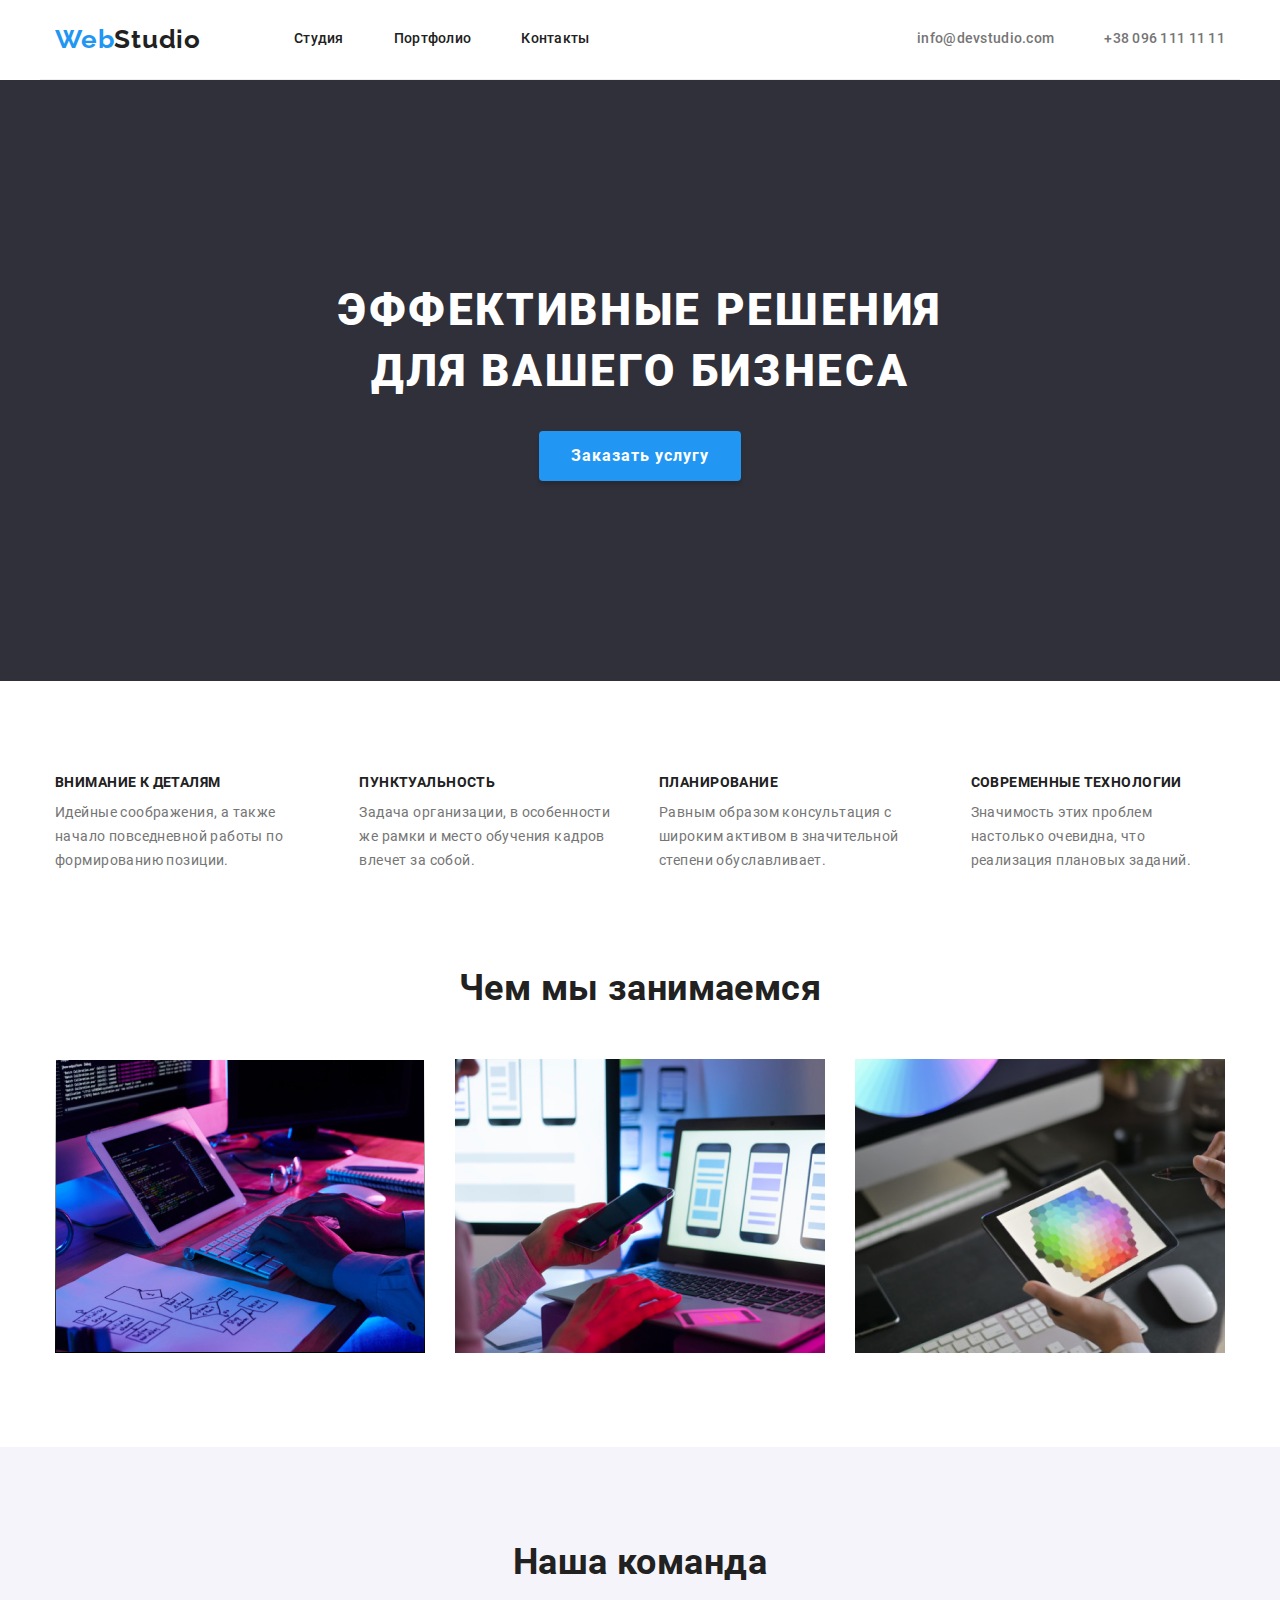
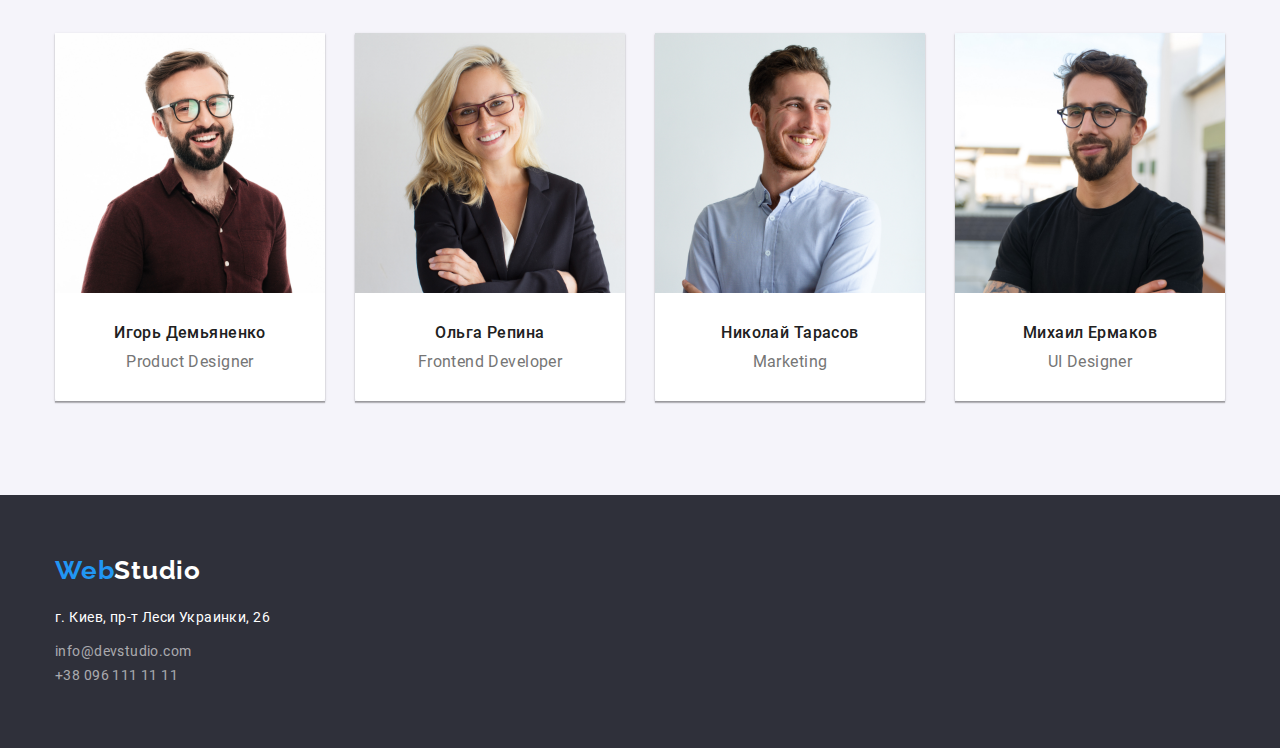
<file: index.html>
<!DOCTYPE html>
<html lang="ru">

<head>
    <meta charset="UTF-8">
    <meta name="viewport" content="width=device-width, initial-scale=1.0">
    <title>Web Studio</title>
    <link href="https://fonts.googleapis.com/css2?family=Raleway:wght@700&display=swap" rel="stylesheet">
    <link rel="stylesheet"
        href="https://cdnjs.cloudflare.com/ajax/libs/modern-normalize/1.0.0/modern-normalize.min.css">
    <link rel="stylesheet" href="./CSS/styles.css">
</head>



<body class="page">
    <header class="header">
        <!--Навигация-->
        <div class="container header-container">
            <nav class="navigation">
                <a class="logo link" href="./index.html">
                    <span>Web</span><span class="logo-studio">Studio</span>
                </a>
                <div class="site-nav">
                    <ul class="site-nav list">
                        <li class="site-nav item"><a href="./index.html" class="link">Студия</a></li>
                        <li class="site-nav item"><a href="./portfolio.html" class="link">Портфолио</a></li>
                        <li class="site-nav item"><a href="" class="link">Контакты</a></li>
                    </ul>
                </div>
            </nav>
            <div class="contacts">
                <ul class="contacts list">
                    <li class="contacts item"><a href="mailto:info@devstudio.com"
                            class="mail link">info@devstudio.com</a></li>
                    <li class="contacts item"><a href="tel:+380961111111" class="phone link">+38 096 111 11
                            11</a></li>
                </ul>
            </div>
        </div>
    </header>

    <main>
        <!--Секция главной шапки с кнопкой Заказа Герой-->
        <section class="hero">
            <div class="container hero-container">
                <div class="hero-content">
                    <h1 class="hero-title">Эффективные решения для вашего бизнеса</h1>
                </div>
                <button type="button" class="button">Заказать услугу</button>
            </div>
        </section>

        <section class="section-features">
            <div class="container features-container">
                <ul class="list features-list">
                    <li class="contant-box">
                        <h2 class="section-title-features">Внимание к деталям</h2>
                        <p>Идейные соображения, а также начало повседневной работы по формированию позиции.</p>
                    </li>
                    <li class="contant-box">
                        <h2 class="section-title-features">Пунктуальность</h2>
                        <p>Задача организации, в особенности же рамки и место обучения кадров влечет за собой.</p>
                    </li>
                    <li class="contant-box">
                        <h2 class="section-title-features">Планирование</h2>
                        <p>Равным образом консультация с широким активом в значительной степени обуславливает.</p>
                    </li>
                    <li class="contant-box">
                        <h2 class="section-title-features">Современные технологии</h2>
                        <p>Значимость этих проблем настолько очевидна, что реализация плановых заданий.</p>
                    </li>
                </ul>
            </div>
        </section>


        <!--Чем занимаемся-->
        <section class="section-work">
            <div class="container work-container">
                <h3 class="section-title">Чем мы занимаемся</h3>
                <div class="foto-work">
                    <ul class="list grid">
                        <li class="gallery-item"><img src="./images/box1.jpg" alt="box1" width="370" /></li>
                        <li class="gallery-item"><img src="./images/box2.jpg" alt="box2" width="370" height="294" />
                        </li>
                        <li class="gallery-item"><img src="./images/box3.png" alt="box3" width="370" /></li>
                    </ul>
                </div>
            </div>
        </section>

        <!--Наша команда-->
        <section class="section-team">
            <div class="container team-container">
                <h3 class="section-title">Наша команда</h3>
                <ul class="list grid">
                    <li class="gallery-team">
                        <img src="./images/img1.jpg" alt="Игорь Демьяненко" width="270" />
                        <div class="team-person">
                            <h3 class="time">Игорь Демьяненко</h3>
                            <p class="profession">Product Designer</p>
                        </div>
                    </li>
                    <li class="gallery-team">
                        <img src="./images/img2.jpg" alt="Ольга Репина" width="270" />
                        <div class="team-person">
                            <h3 class="time">Ольга Репина</h3>
                            <p class="profession">Frontend Developer</p>
                        </div>
                    </li>
                    <li class="gallery-team">
                        <img src="./images/img3.jpg" alt="Николай Тарасов" width="270" />
                        <div class="team-person">
                            <h3 class="time">Николай Тарасов</h3>
                            <p class="profession">Marketing</p>
                        </div>
                    </li>
                    <li class="gallery-team">
                        <img src="./images/img4.jpg" alt="Михаил Ермаков" width="270" />
                        <div class="team-person">
                            <h3 class="time">Михаил Ермаков</h3>
                            <p class="profession">UI Designer</p>
                        </div>
                    </li>
                </ul>
            </div>
        </section>
    </main>

    <!--Футер-->
    <footer class="footer">
        <div class="container footer-container">
            <a class="logo link" href="./index.html">
                <span class="logo-web">Web</span><span class="logo-studio-wight">Studio</span>
            </a>
            <address class="footer-list">
                <span class="map">г. Киев, пр-т Леси Украинки, 26</span><br />
                <a class="footer-mail link" href="mailto:info@devstudio.com">info@devstudio.com</a><br />
                <a href="tel:+380961111111" class="link">+38 096 111 11 11</a>
            </address>
        </div>
    </footer>

</body>


</html>
</file>
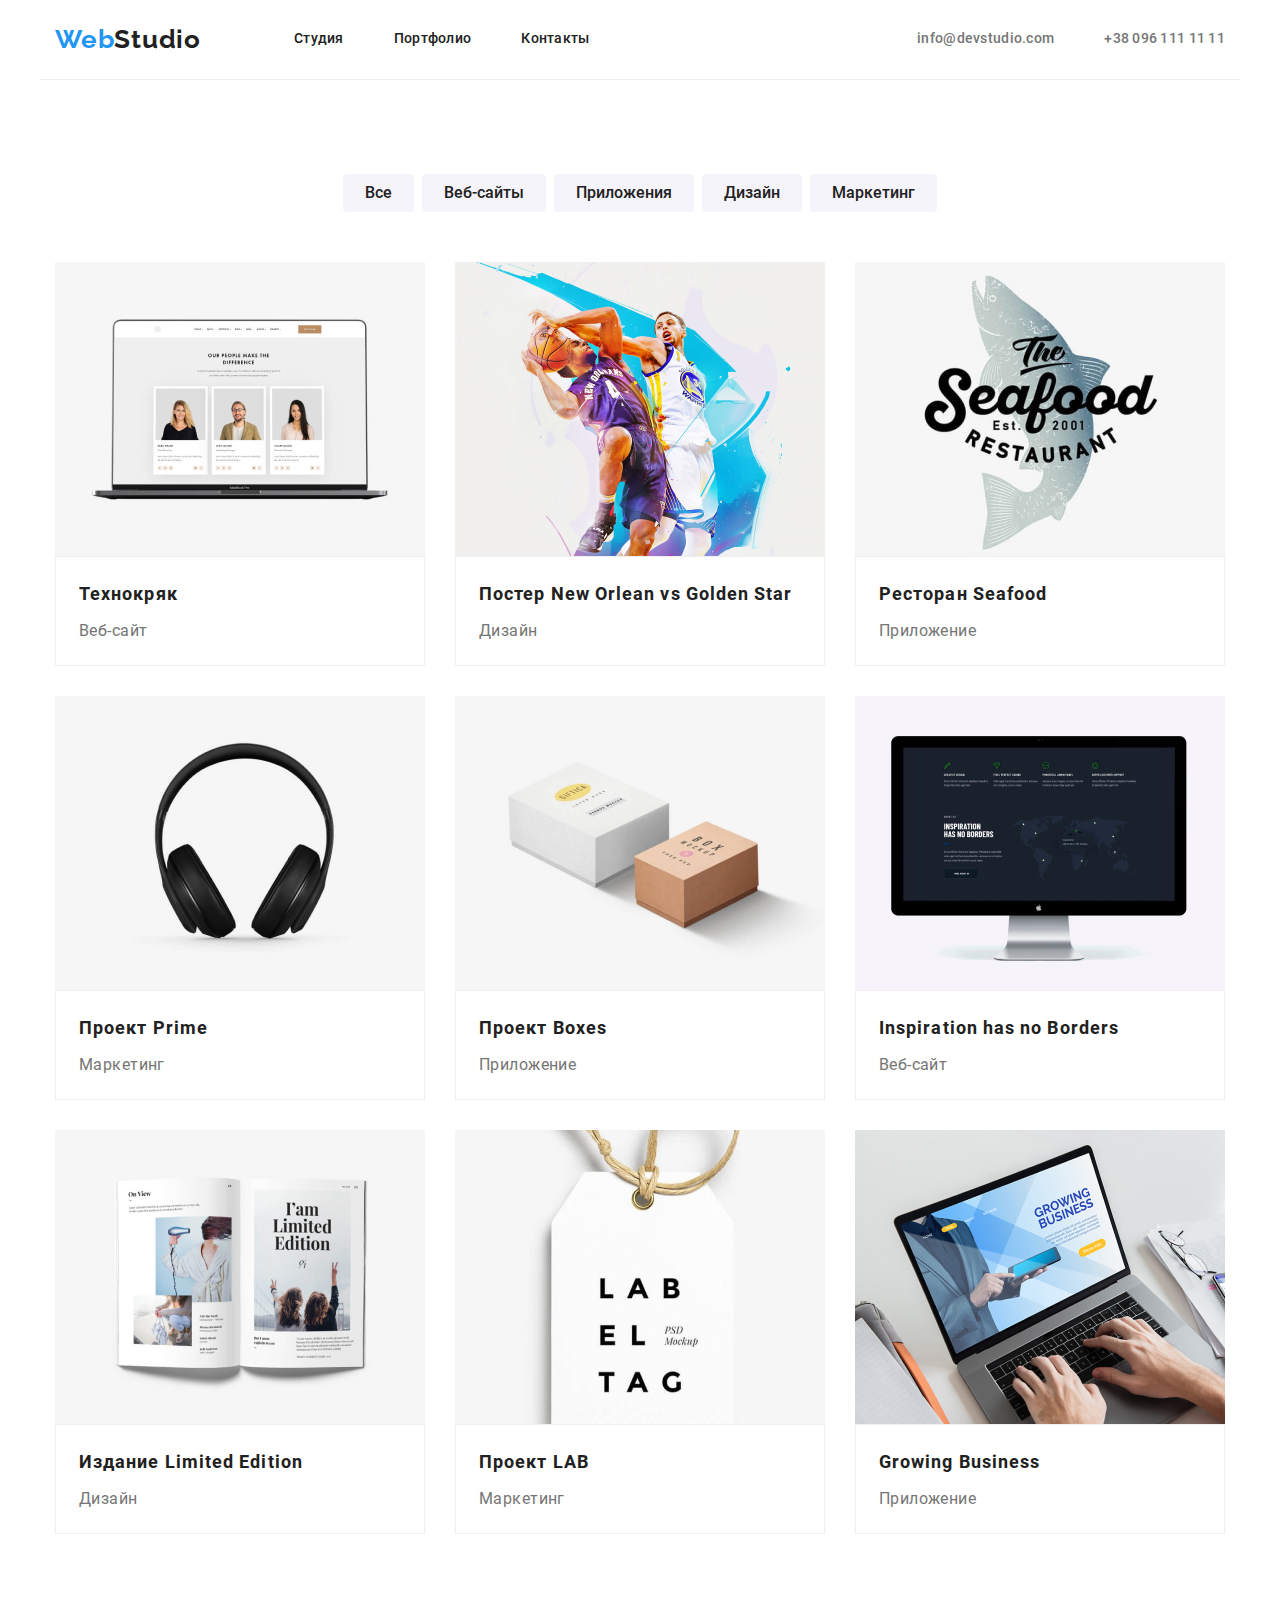
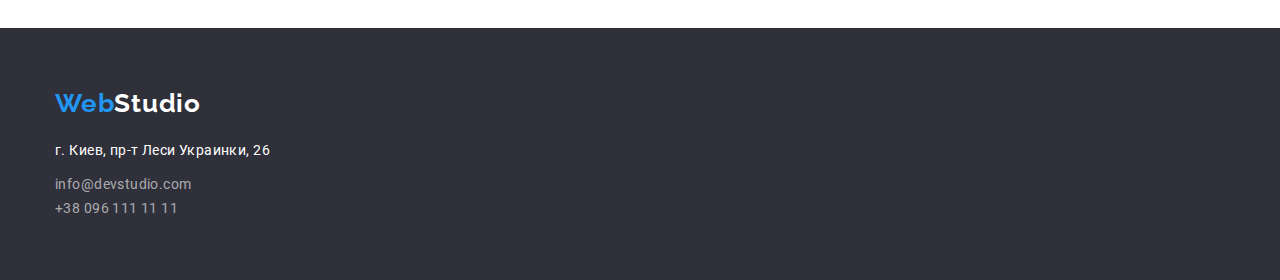
<file: portfolio.html>
<!DOCTYPE html>
<html lang="ru">

<head>
    <meta charset="UTF-8">
    <meta name="viewport" content="width=device-width, initial-scale=1.0">
    <title>Web Studio</title>
    <link href="https://fonts.googleapis.com/css2?family=Raleway:wght@700&display=swap" rel="stylesheet">
    <link rel="stylesheet"
        href="https://cdnjs.cloudflare.com/ajax/libs/modern-normalize/1.0.0/modern-normalize.min.css">
    <link rel="stylesheet" href="./CSS/styles.css">

</head>

<body class="page">
    <header class="header">
        <!--Навигация-->
        <div class="container header-container">
            <nav class="navigation">
                <a class="logo link" href="./index.html">
                    <span>Web</span><span class="logo-studio">Studio</span>
                </a>
                <ul class="site-nav list">
                    <li class="site-nav item"><a href="./index.html" class="link">Студия</a></li>
                    <li class="site-nav item"><a href="./portfolio.html" class="link">Портфолио</a></li>
                    <li class="site-nav item"><a href="" class="link">Контакты</a></li>
                </ul>


            </nav>
            <div class="contacts">
                <ul class="contacts list">
                    <li class="contacts item"><a href="mailto:info@devstudio.com"
                            class="mail link">info@devstudio.com</a>
                    </li>
                    <li class="contacts item"><a href="tel:+380961111111" class="phone link">+38 096 111 11
                            11</a></li>
                </ul>
            </div>

        </div>
    </header>

    <main>
        <!--Секция наши работы-->
        <section class="section-portfolio">
            <div class="container portfolio-container">
                <h1 class="visually-hidden">Наши работы</h1>
                <div class="button-portfolio">
                    <button type="button" class="button-filter">Все</button>
                    <button type="button" class="button-filter">Веб-сайты</button>
                    <button type="button" class="button-filter">Приложения</button>
                    <button type="button" class="button-filter">Дизайн</button>
                    <button type="button" class="button-filter">Маркетинг</button>
                </div>

                <!---->
                <ul class="list card-set">
                    <li class="gallery-portfolio">

                        <a href="" class="link">

                            <img class="grid-img" src="./images/img5.jpg" alt="Технокряк" width="370" />
                            <div class="project">
                                <h2 class="project-title">Технокряк</h2>
                                <p class="project-subtitle">Веб-сайт</p>
                            </div>
                        </a>

                    </li>
                    <li class="gallery-portfolio">
                        <a href="" class="link">

                            <img src="./images/img6.jpg" alt="Постер New Orlean vs Golden Star" width="370" />
                            <div class="project">
                                <h2 class="project-title">Постер New Orlean vs Golden Star</h2>
                                <p class="project-subtitle">Дизайн</p>
                            </div>
                        </a>
                    </li>
                    <li class="gallery-portfolio">
                        <a href="" class="link">
                            <img src="./images/img7.jpg" alt="Ресторан Seafood" width="370" />
                            <div class="project">
                                <h2 class="project-title">Ресторан Seafood</h2>
                                <p class="project-subtitle">Приложение</p>
                            </div>
                        </a>
                    </li>
                    <li class="gallery-portfolio">
                        <a href="" class="link">
                            <img src="./images/img8.jpg" alt="Проект Prime" width="370" />
                            <div class="project">
                                <h2 class="project-title">Проект Prime</h2>
                                <p class="project-subtitle">Маркетинг</p>
                            </div>
                        </a>
                    </li>
                    <li class="gallery-portfolio">
                        <a href="" class="link">
                            <img src="./images/img9.jpg" alt="Проект Boxes" width="370" />
                            <div class="project">
                                <h2 class="project-title">Проект Boxes</h2>
                                <p class="project-subtitle">Приложение</p>
                            </div>
                        </a>
                    </li>
                    <li class="gallery-portfolio">
                        <a href="" class="link">
                            <img src="./images/img10.jpg" alt="Inspiration has no Borders" width="370" />
                            <div class="project">
                                <h2 class="project-title">Inspiration has no Borders</h2>
                                <p class="project-subtitle">Веб-сайт</p>
                            </div>
                        </a>
                    </li>
                    <li class="gallery-portfolio">
                        <a href="" class="link">
                            <img src="./images/img11.jpg" alt="Издание Limited Edition" width="370" />
                            <div class="project">
                                <h2 class="project-title">Издание Limited Edition</h2>
                                <p class="project-subtitle">Дизайн</p>
                            </div>
                        </a>
                    </li>
                    <li class="gallery-portfolio">
                        <a href="" class="link">
                            <img src="./images/img12.jpg" alt="Проект LAB" width="370" />
                            <div class="project">
                                <h2 class="project-title">Проект LAB</h2>
                                <p class="project-subtitle">Маркетинг</p>
                            </div>
                        </a>
                    </li>
                    <li class="gallery-portfolio">
                        <a href="" class="link">
                            <img src="./images/img13.jpg" alt="Growing Business" width="370" />
                            <div class="project">
                                <h2 class="project-title">Growing Business</h2>
                                <p class="project-subtitle">Приложение</p>
                            </div>
                        </a>
                    </li>
                </ul>
            </div>
        </section>


    </main>

    <!--Футер-->
    <footer class="footer">
        <div class="container footer-container">
            <a class="logo link" href="./index.html">
                <span class="logo-web">Web</span><span class="logo-studio-wight">Studio</span>
            </a>
            <address class="footer-list">
                <span class="map">г. Киев, пр-т Леси Украинки, 26</span><br />
                <a class="footer-mail link" href="mailto:info@devstudio.com">info@devstudio.com</a><br />
                <a href="tel:+380961111111" class="link">+38 096 111 11 11</a>
            </address>
        </div>
    </footer>
</body>

</html>
</file>
<file: CSS/styles.css>
/* roboto-regular - latin_cyrillic */
@font-face {
    font-family: 'Roboto';
    font-style: normal;
    font-weight: 400;
    src: url('../fonts/roboto/roboto-v20-latin_cyrillic-regular.eot');
    src: local('Roboto'), local('Roboto-Regular'),
        url('../fonts/roboto/roboto-v20-latin_cyrillic-regular.eot?#iefix')
            format('embedded-opentype'),
        url('../fonts/roboto/roboto-v20-latin_cyrillic-regular.woff2')
            format('woff2'),
        url('../fonts/roboto/roboto-v20-latin_cyrillic-regular.woff')
            format('woff'),
        url('../fonts/roboto/roboto-v20-latin_cyrillic-regular.ttf')
            format('truetype'),
        url('../fonts/roboto/roboto-v20-latin_cyrillic-regular.svg#Roboto')
            format('svg'); /* Legacy iOS */
}
/* roboto-500 - latin_cyrillic */
@font-face {
    font-family: 'Roboto';
    font-style: normal;
    font-weight: 500;
    src: url('../fonts/roboto/roboto-v20-latin_cyrillic-500.eot');
    src: local('Roboto Medium'), local('Roboto-Medium'),
        url('../fonts/roboto/roboto-v20-latin_cyrillic-500.eot?#iefix')
            format('embedded-opentype'),
        url('../fonts/roboto/roboto-v20-latin_cyrillic-500.woff2')
            format('woff2'),
        url('../fonts/roboto/roboto-v20-latin_cyrillic-500.woff') format('woff'),
        url('../fonts/roboto/roboto-v20-latin_cyrillic-500.ttf')
            format('truetype'),
        url('../fonts/roboto/roboto-v20-latin_cyrillic-500.svg#Roboto')
            format('svg');
}
/* roboto-700 - latin_cyrillic */
@font-face {
    font-family: 'Roboto';
    font-style: normal;
    font-weight: 700;
    src: url('../fonts/roboto/roboto-v20-latin_cyrillic-700.eot');
    src: local('Roboto Bold'), local('Roboto-Bold'),
        url('../fonts/roboto/roboto-v20-latin_cyrillic-700.eot?#iefix')
            format('embedded-opentype'),
        url('../fonts/roboto/roboto-v20-latin_cyrillic-700.woff2')
            format('woff2'),
        url('../fonts/roboto/roboto-v20-latin_cyrillic-700.woff') format('woff'),
        url('../fonts/roboto/roboto-v20-latin_cyrillic-700.ttf')
            format('truetype'),
        url('../fonts/roboto/roboto-v20-latin_cyrillic-700.svg#Roboto')
            format('svg');
}
/* roboto-900 - latin_cyrillic */
@font-face {
    font-family: 'Roboto';
    font-style: normal;
    font-weight: 900;
    src: url('../fonts/roboto/roboto-v20-latin_cyrillic-900.eot');
    src: local('Roboto Black'), local('Roboto-Black'),
        url('../fonts/roboto/roboto-v20-latin_cyrillic-900.eot?#iefix')
            format('embedded-opentype'),
        url('../fonts/roboto/roboto-v20-latin_cyrillic-900.woff2')
            format('woff2'),
        url('../fonts/roboto/roboto-v20-latin_cyrillic-900.woff') format('woff'),
        url('../fonts/roboto/roboto-v20-latin_cyrillic-900.ttf')
            format('truetype'),
        url('../fonts/roboto/roboto-v20-latin_cyrillic-900.svg#Roboto')
            format('svg');
}

/*Цвет основного текста  rgba(33, 33, 33, 1)*/
/*Вторичний цвет  rgba(117, 117, 117, 1)*/
/* белый #FFFFFF*/
/*Акцент #2196F3*/
/* Основной цвет фона #E5E5E5*/
/* Вторичный цвет фона #2F303A */

html {
    box-sizing: border-box;
}

*,
*::before,
*::after {
    box-sizing: inherit;
}

img {
    display: block;
    max-width: 100%;
    height: auto;
}

/* p {
    margin-top: 0;
    margin-bottom: 0;
} */

:root {
    --main-text-color: rgba(117, 117, 117, 1);
    --accent-color: #2196f3;
    --black: rgba(33, 33, 33, 1);
    --white: #ffffff;
    --footer-text-accent: rgba(255, 255, 255, 0.6);
    --main-bg: #e5e5e5;
    --light-bg: #f5f4fa;
    --dark-bg: #2f303a;
    --line: #eeeeee;
}

.container {
    margin-left: auto;
    margin-right: auto;
    width: 1200px;
    padding-left: 15px;
    padding-right: 15px;
}

.page {
    font-family: 'Roboto', sans-serif;
    font-size: 14px;
    line-height: 1.71;
    letter-spacing: 0.03em;
    background-color: var(--main-bg);
    color: var(--main-text-color);
}

.link {
    color: inherit;
    text-decoration: none;
}

.list {
    /* display: inline-block; */
    padding: 0;
    margin: 0;
    list-style: none;
}

/* Навигация */

.header {
    background-color: var(--white);
}

.header-container {
    display: flex;
    justify-content: flex-end;
    align-items: center;
    padding-top: 24px;
    padding-bottom: 24px;
    border-bottom: 1px solid #ececec;
    font-weight: 500;
    line-height: 1.14;
    letter-spacing: 0.02em;
}

.navigation {
    display: flex;
    align-items: center;
    margin-right: auto;
}

/* Header */

.header .logo {
    margin-right: 93px;
}

.logo {
    font-family: 'Raleway', sans-serif;
    font-weight: 700;
    font-size: 26px;
    line-height: 1.19;
    letter-spacing: 0.03em;
    color: var(--accent-color);
}

.logo-studio {
    color: var(--black);
}

.site-nav {
    display: inline-flex;
}

.site-nav .item:not(:last-child) {
    margin-right: 50px;
}

.site-nav .link {
    color: var(--black);
}

.site-nav .link:hover,
.site-nav .link:focus {
    padding: 0;
    line-height: 1.14;
    letter-spacing: 0.02em;
    color: var(--accent-color);
}

.contacts {
    display: inline-flex;
}

.contacts .item:not(:last-child) {
    margin-right: 50px;
}

.mail:hover,
.mail:focus {
    color: var(--accent-color);
}

.phone:hover,
.phone:focus {
    font-weight: 500;
    line-height: 1.14;
    letter-spacing: 0.02em;
    color: var(--accent-color);
}

/* Герой */

.hero {
    text-align: center;
    background-color: var(--dark-bg);
}

.hero-content {
    display: flex;
    justify-content: center;
}

.hero-title {
    font-weight: 900;
    font-size: 44px;
    line-height: 1.38;
    letter-spacing: 0.06em;
    text-transform: uppercase;
    color: var(--white);
    padding-top: 200px;
    margin-top: 0;
    margin-bottom: 30px;
    max-width: 696px;
    text-align: center;
}

/* Кнопка Заказ */

.button {
    font-family: inherit;
    font-weight: 700;
    font-size: 16px;
    line-height: 1.87;
    display: flex;
    display: inline-block;
    padding-top: 10px;
    padding-bottom: 10px;
    padding-left: 32px;
    padding-right: 32px;
    border-radius: 4px;
    border: 0;
    align-items: center;
    text-align: center;
    letter-spacing: 0.06em;
    background-color: var(--accent-color);
    color: var(--white);
}

.hero-container .button {
    margin-bottom: 200px;
    box-shadow: 0px 4px 4px rgba(0, 0, 0, 0.15);
}

/* Особенности */

.section-features {
    padding-top: 94px;
    padding-bottom: 47px;
    background-color: var(--white);
}

.features-list {
    display: flex;
    justify-content: space-between;
}

.contant-box {
    width: calc((100% -90px) / 4);
}

.contant-box p {
    margin-top: 0;
    margin-bottom: 0;
}

.features-list .contant-box:not(:last-child) {
    margin-right: 30px;
}

.section-title-features {
    font-weight: 700;
    font-size: 14px;
    line-height: 1.14;
    text-transform: uppercase;
    margin-top: 0;
    margin-bottom: 10px;
    color: var(--black);
}

/* Чем занимаемся */

.section-work {
    padding-top: 47px;
    padding-bottom: 94px;
    background-color: var(--white);
}

.work-container li {
    width: 370px;
}

.grid {
    display: flex;
    flex-wrap: wrap;
}

.gallery-item {
    /* flex-basis: calc(100% / 3 - 30px);
    margin-top: 30px;
    margin-left: 30px; */
    width: calc((100% -60px) / 3);
}

.grid .gallery-item:not(:last-child) {
    margin-right: 30px;
}

/* Команда */

.section-team {
    background-color: var(--light-bg);
}

.team-container {
    padding-top: 94px;
    padding-bottom: 94px;
}

.team-container li {
    width: 270px;
}

.gallery-team {
    width: calc((100% -90px) / 4);
    text-align: center;
    box-shadow: 0px 1px 3px rgba(0, 0, 0, 0.12), 0px 1px 1px rgba(0, 0, 0, 0.14),
        0px 2px 1px rgba(0, 0, 0, 0.2);
}

.grid .gallery-team:not(:last-child) {
    margin-right: 30px;
}

.gallery-team p {
    margin-top: 0;
    margin-bottom: 0;
}

.team-person {
    padding-top: 30px;
    padding-bottom: 30px;
    background-color: var(--white);
    border-radius: 0px 0px 4px 4px;
    letter-spacing: 0.03em;
    width: 270px;
}

.section-title {
    margin-top: 0;
    margin-block-end: 0;
    margin-bottom: 50px;
}

.section-title {
    font-weight: 700;
    font-size: 36px;
    line-height: 1.17;
    text-align: center;
    color: var(--black);
}

.time {
    margin-top: 0;
    margin-bottom: 10px;
}

.time {
    font-weight: 500;
    font-size: 16px;
    line-height: 1.19;
    text-align: center;
    color: var(--black);
}

.profession {
    font-size: 16px;
    line-height: 1.19;
    text-align: center;
}

/* ФУТЕР */
.footer {
    padding-top: 60px;
    padding-bottom: 60px;
    background-color: var(--dark-bg);
    color: var(--footer-text-accent);
}

.footer .logo {
    display: inline-block;
    margin-bottom: 20px;
}

.logo-studio-wight {
    color: var(--white);
}

.footer-list {
    font-style: normal;
    color: var(--footer-text-accent);
}

.map {
    display: inline-block;
    margin-bottom: 10px;
    color: var(--white);
}

.footer-mail {
    margin-bottom: 10px;
}

/* Страница Портфолио */

.section-portfolio {
    background-color: var(--white);
}

.portfolio-container {
    padding-top: 94px;
    padding-bottom: 94px;
}

.visually-hidden {
    position: absolute !important;
    clip: rect(1px 1px 1px 1px);
    clip: rect(1px, 1px, 1px, 1px);
    padding: 0 !important;
    border: 0 !important;
    height: 1px !important;
    width: 1px !important;
    overflow: hidden;
}

/* Фильтры */

.portfolio-container li {
    width: 370px;
}

.button-portfolio {
    display: flex;
    justify-content: center;
    margin-bottom: 50px;
}

.button-portfolio .button-filter:not(:last-child) {
    margin-right: 8px;
}

.button-filter {
    padding-top: 6px;
    padding-bottom: 6px;
    padding-left: 22px;
    padding-right: 22px;
    font-family: inherit;
    font-weight: 500;
    font-size: 16px;
    line-height: 1.63;
    background-color: var(--light-bg);
    color: var(--black);
    border: 0;
    border-radius: 4px;
}

.button-filter:hover,
.button-filter:focus {
    background-color: var(--accent-color);
    color: var(--white);
    box-shadow: 0px 3px 1px rgba(0, 0, 0, 0.1), 0px 1px 2px rgba(0, 0, 0, 0.08),
        0px 2px 2px rgba(0, 0, 0, 0.12);
}

.button-filter:visited {
    background-color: var(--light-bg);
    color: var(--black);
}

/* .grid .gallery-item {
    margin-right: -30px;
    
} */

.card-set {
    display: flex;
    flex-wrap: wrap;
    margin-right: -30px;
    margin-top: -30px;
}

.gallery-portfolio {
    /* margin-right: 30px; */
    margin-top: 30px;
}

.gallery-portfolio {
    /* width: calc((100% -60px) / 3); */
    flex-basis: calc(100% / 3 - 30px);
    /* margin-bottom: 30px; */
    /* margin-right: 30px; */
}

.gallery-portfolio:not(:nth-child(3n)) {
    margin-right: 30px;
}

/* .gallery-item:not(:nth-child(2n + 1)) {
    margin-right: 30px;
} */

.project {
    padding-top: 19px;
    padding-bottom: 19px;
    padding-left: 23px;
    padding-right: 23px;
    border: 1px solid var(--line);
}

.project-title {
    font-weight: 700;
    font-size: 18px;
    line-height: 2;
    letter-spacing: 0.06em;
    margin-top: 0;
    margin-bottom: 4px;
    color: var(--black);
}

.project-subtitle {
    font-size: 16px;
    line-height: 1.87;
    margin-top: 0;
    margin-bottom: 0;
}
</file>
